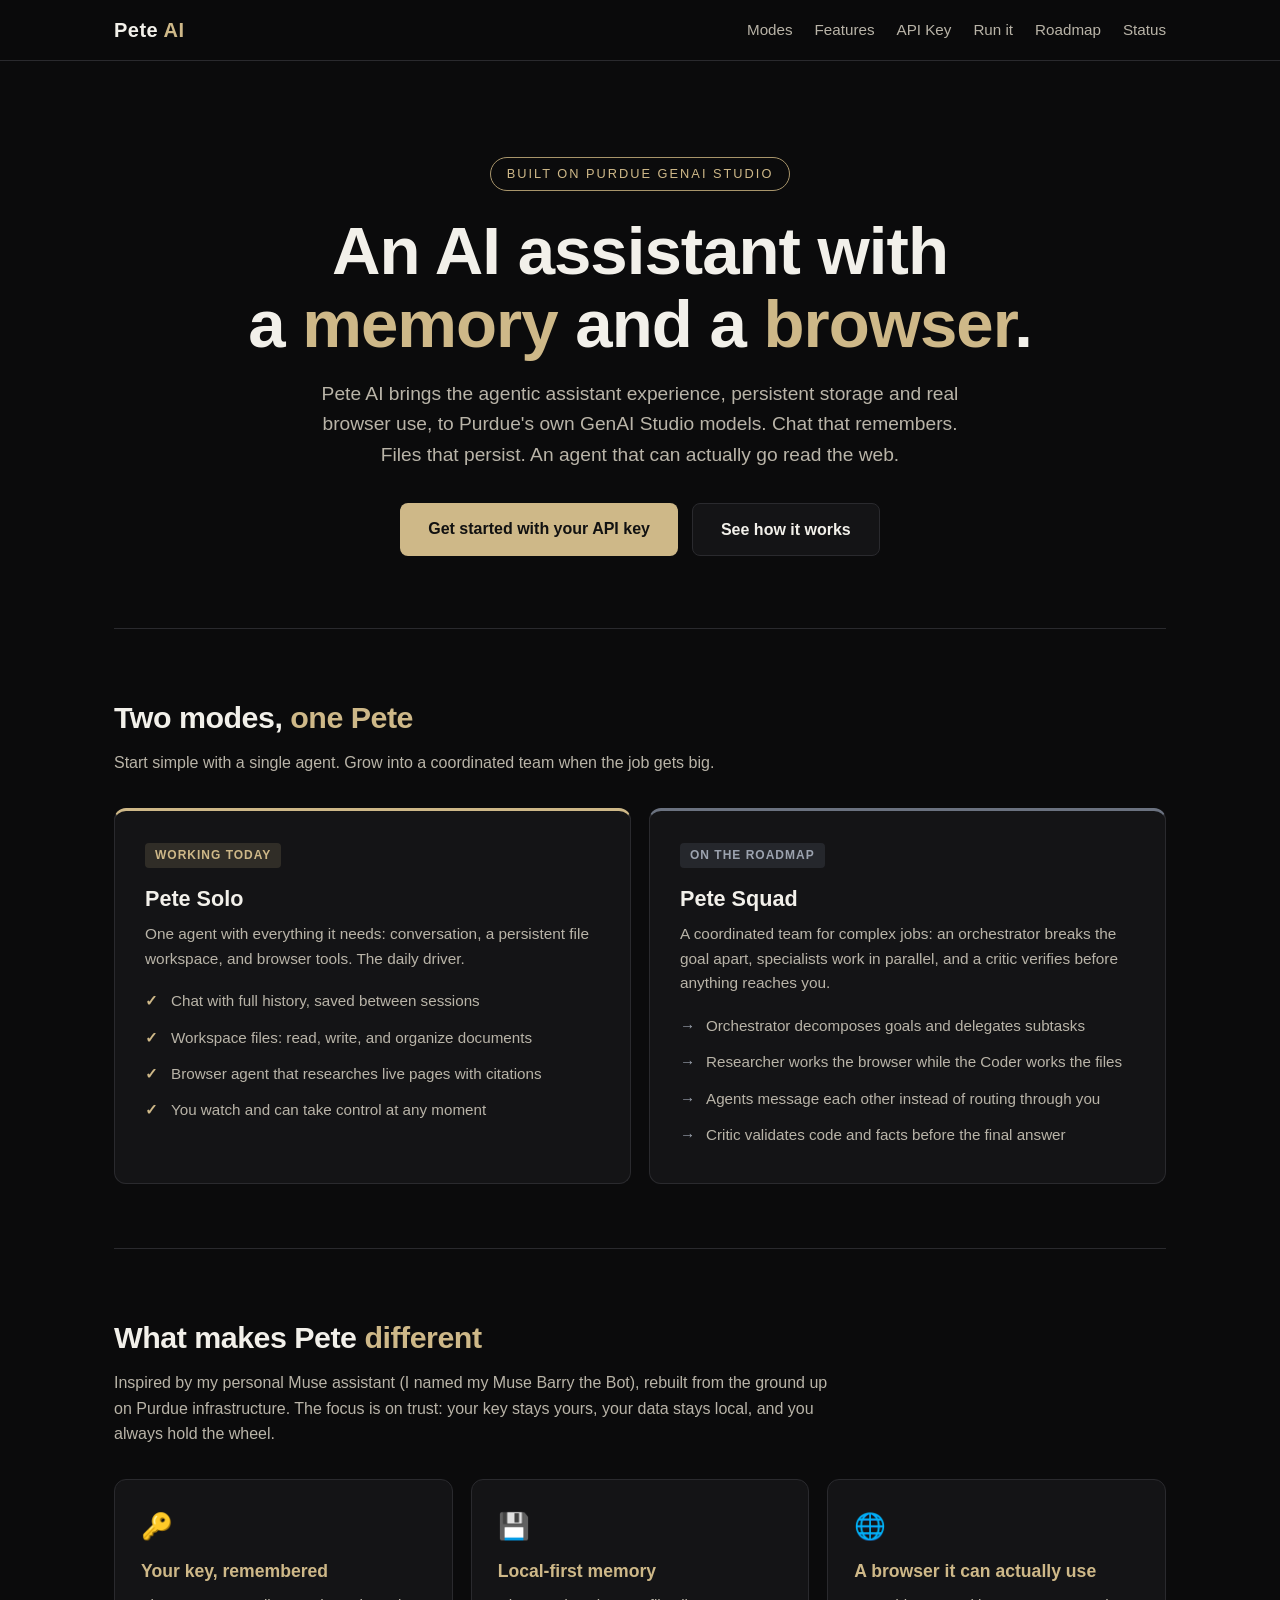
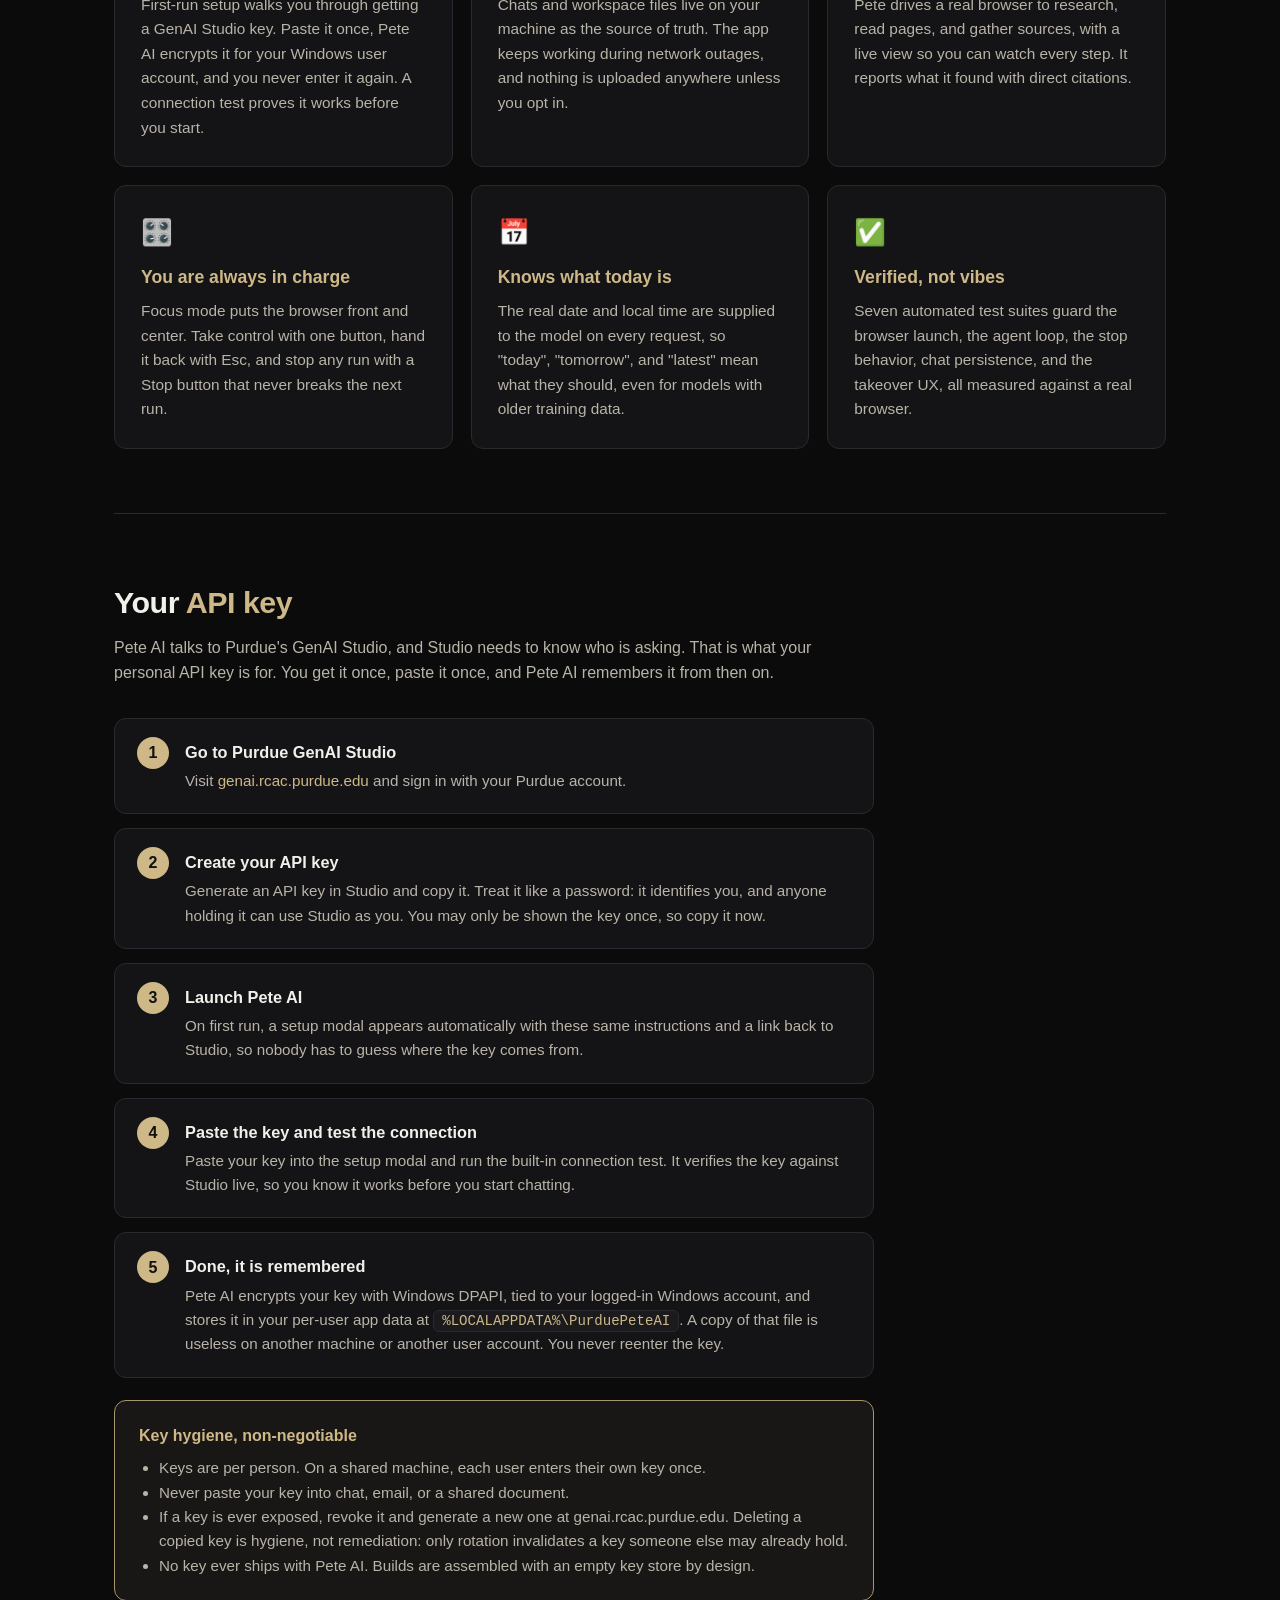
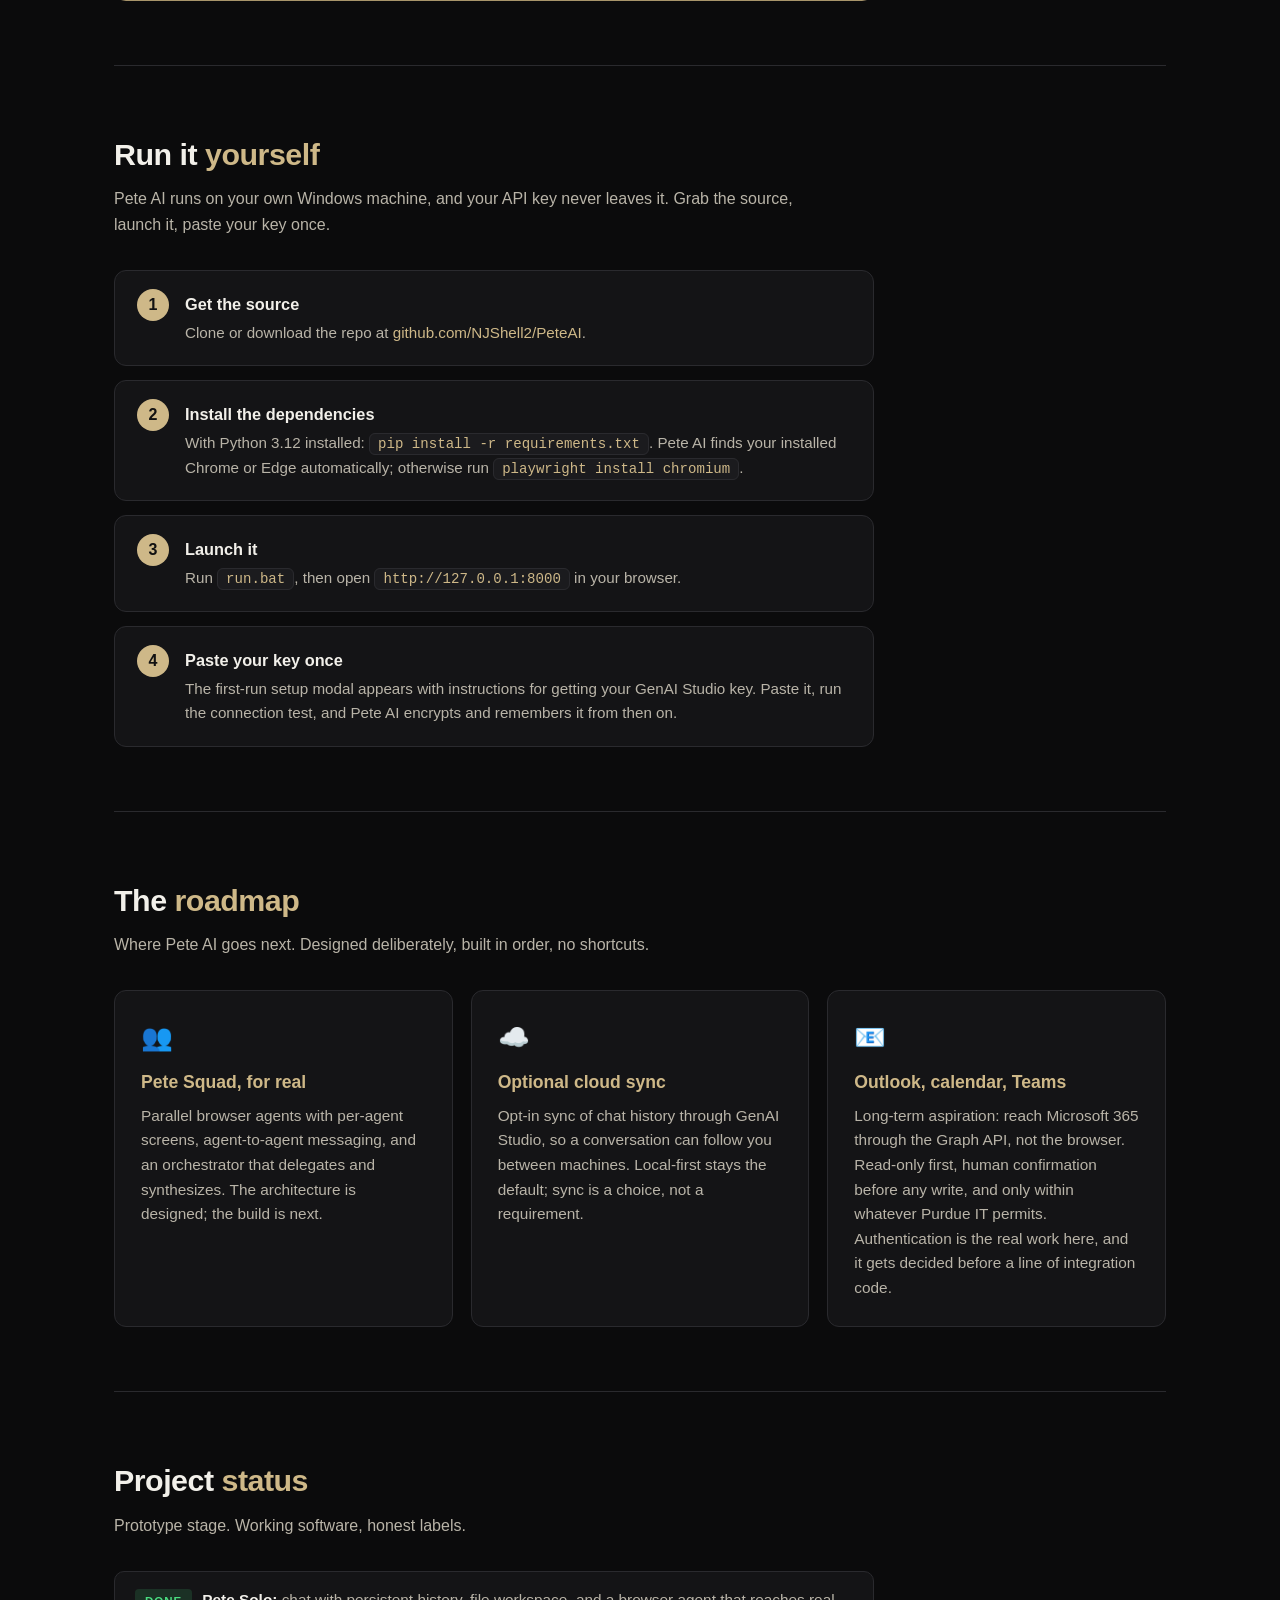
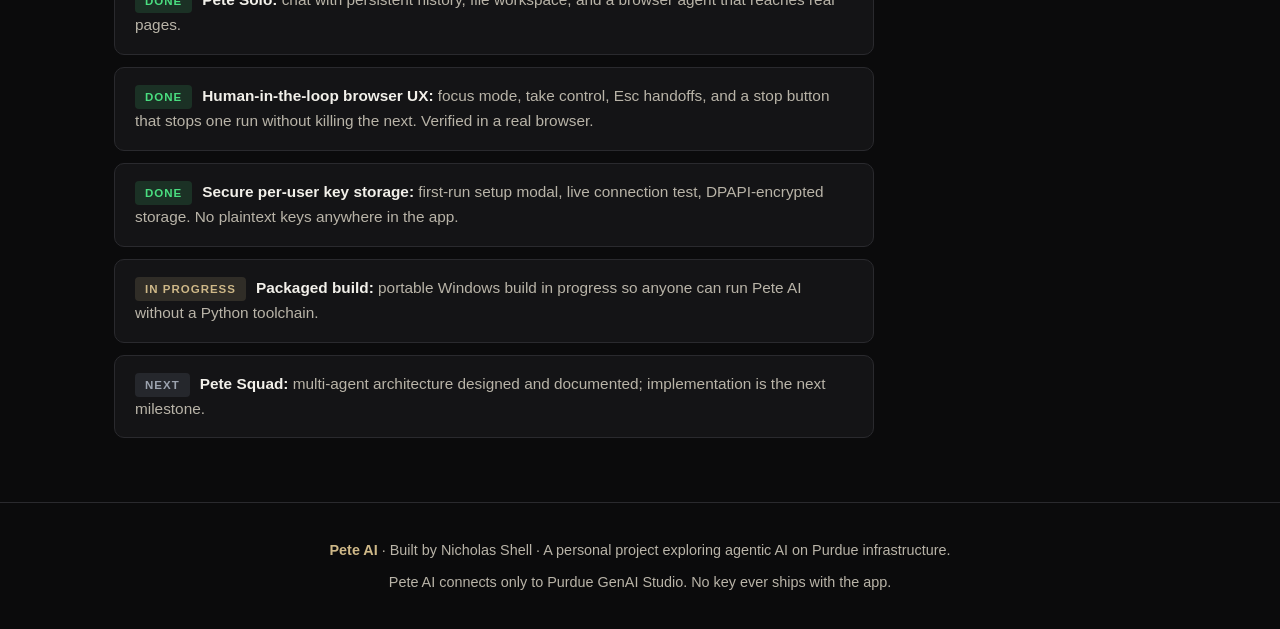
<file: docs/index.html>
<!DOCTYPE html>
<html lang="en">
<head>
<meta charset="UTF-8">
<meta name="viewport" content="width=device-width, initial-scale=1.0">
<title>Pete AI - A Purdue-Powered AI Assistant</title>
<meta name="description" content="Pete AI is an AI assistant with a memory and a browser, built on Purdue's GenAI Studio models.">
<style>
  :root {
    --gold: #CEB888;
    --gold-dim: #a8956b;
    --black: #0b0b0c;
    --panel: #141416;
    --panel-2: #1b1b1e;
    --text: #f2f0ea;
    --muted: #b9b4a8;
    --line: #2a2a2e;
  }
  * { box-sizing: border-box; margin: 0; padding: 0; }
  html { scroll-behavior: smooth; }
  body {
    font-family: -apple-system, BlinkMacSystemFont, "Segoe UI", Roboto, Helvetica, Arial, sans-serif;
    background: var(--black);
    color: var(--text);
    line-height: 1.6;
  }
  a { color: var(--gold); text-decoration: none; }
  a:hover { text-decoration: underline; }

  /* Nav */
  nav {
    position: sticky; top: 0; z-index: 50;
    background: rgba(11,11,12,.94);
    border-bottom: 1px solid var(--line);
    backdrop-filter: blur(6px);
  }
  .nav-inner {
    max-width: 1100px; margin: 0 auto; padding: 14px 24px;
    display: flex; align-items: center; justify-content: space-between;
  }
  .brand { font-weight: 800; font-size: 1.25rem; letter-spacing: .5px; color: var(--text); }
  .brand span { color: var(--gold); }
  .nav-links { display: flex; gap: 22px; font-size: .95rem; }
  .nav-links a { color: var(--muted); }
  .nav-links a:hover { color: var(--gold); text-decoration: none; }
  @media (max-width: 640px) { .nav-links { display: none; } }

  .wrap { max-width: 1100px; margin: 0 auto; padding: 0 24px; }

  /* Hero */
  .hero { padding: 96px 0 72px; text-align: center; }
  .kicker {
    display: inline-block; font-size: .8rem; letter-spacing: 2px; text-transform: uppercase;
    color: var(--gold); border: 1px solid var(--gold-dim); border-radius: 999px;
    padding: 6px 16px; margin-bottom: 24px;
  }
  .hero h1 { font-size: clamp(2.6rem, 6vw, 4.2rem); line-height: 1.08; letter-spacing: -1px; margin-bottom: 18px; }
  .hero h1 .gold { color: var(--gold); }
  .hero p.lede { font-size: 1.2rem; color: var(--muted); max-width: 680px; margin: 0 auto 32px; }
  .cta-row { display: flex; gap: 14px; justify-content: center; flex-wrap: wrap; }
  .btn {
    display: inline-block; padding: 13px 28px; border-radius: 8px; font-weight: 700; font-size: 1rem;
  }
  .btn-gold { background: var(--gold); color: #111; }
  .btn-gold:hover { background: #dcc79a; text-decoration: none; }
  .btn-ghost { border: 1px solid var(--line); color: var(--text); background: var(--panel); }
  .btn-ghost:hover { border-color: var(--gold-dim); text-decoration: none; }

  /* Sections */
  section { padding: 64px 0; border-top: 1px solid var(--line); }
  section h2 { font-size: 1.9rem; margin-bottom: 8px; letter-spacing: -.5px; }
  section h2 .gold { color: var(--gold); }
  .section-sub { color: var(--muted); max-width: 720px; margin-bottom: 32px; }

  .cards { display: grid; grid-template-columns: repeat(auto-fit, minmax(280px, 1fr)); gap: 18px; }
  .card {
    background: var(--panel); border: 1px solid var(--line); border-radius: 12px; padding: 26px;
  }
  .card:hover { border-color: var(--gold-dim); }
  .card .icon { font-size: 1.6rem; margin-bottom: 10px; }
  .card h3 { font-size: 1.1rem; margin-bottom: 8px; color: var(--gold); }
  .card p { color: var(--muted); font-size: .96rem; }

  .two-col { display: grid; grid-template-columns: repeat(auto-fit, minmax(300px, 1fr)); gap: 18px; }
  .mode-card {
    background: var(--panel); border: 1px solid var(--line); border-radius: 12px; padding: 30px;
  }
  .mode-card.solo { border-top: 3px solid var(--gold); }
  .mode-card.squad { border-top: 3px solid #6b7280; }
  .mode-card h3 { font-size: 1.35rem; margin-bottom: 6px; }
  .mode-card .tag {
    display: inline-block; font-size: .75rem; font-weight: 700; letter-spacing: 1px; text-transform: uppercase;
    border-radius: 4px; padding: 3px 10px; margin-bottom: 14px;
  }
  .mode-card.solo .tag { background: rgba(206,184,136,.15); color: var(--gold); }
  .mode-card.squad .tag { background: rgba(107,114,128,.2); color: #9ca3af; }
  .mode-card ul { list-style: none; margin-top: 12px; }
  .mode-card li { color: var(--muted); font-size: .95rem; padding: 6px 0 6px 26px; position: relative; }
  .mode-card li::before { content: "✓"; position: absolute; left: 0; color: var(--gold); font-weight: 700; }
  .mode-card.squad li::before { content: "→"; color: #9ca3af; }

  /* Steps */
  .steps { counter-reset: step; display: grid; gap: 14px; max-width: 760px; }
  .step {
    counter-increment: step; background: var(--panel); border: 1px solid var(--line);
    border-radius: 12px; padding: 20px 22px 20px 70px; position: relative;
  }
  .step::before {
    content: counter(step); position: absolute; left: 22px; top: 18px;
    width: 32px; height: 32px; border-radius: 50%; background: var(--gold); color: #111;
    font-weight: 800; display: flex; align-items: center; justify-content: center;
  }
  .step h4 { margin-bottom: 4px; font-size: 1.02rem; }
  .step p { color: var(--muted); font-size: .95rem; }
  .step code {
    background: var(--panel-2); border: 1px solid var(--line); border-radius: 6px;
    padding: 2px 8px; font-size: .88rem; color: var(--gold);
  }

  .note {
    background: rgba(206,184,136,.07); border: 1px solid var(--gold-dim); border-radius: 12px;
    padding: 22px 24px; max-width: 760px; margin-top: 22px;
  }
  .note h4 { color: var(--gold); margin-bottom: 8px; }
  .note p, .note li { color: var(--muted); font-size: .95rem; }
  .note ul { margin: 8px 0 0 20px; }

  .status-list { list-style: none; max-width: 760px; display: grid; gap: 12px; }
  .status-list li {
    background: var(--panel); border: 1px solid var(--line); border-radius: 10px;
    padding: 16px 20px; color: var(--muted); font-size: .96rem;
  }
  .status-list li strong { color: var(--text); }
  .pill {
    display: inline-block; font-size: .72rem; font-weight: 800; letter-spacing: 1px;
    text-transform: uppercase; border-radius: 4px; padding: 3px 10px; margin-right: 10px;
  }
  .pill.done { background: rgba(74,222,128,.14); color: #4ade80; }
  .pill.wip { background: rgba(206,184,136,.15); color: var(--gold); }
  .pill.next { background: rgba(107,114,128,.2); color: #9ca3af; }

  footer {
    border-top: 1px solid var(--line); padding: 36px 0; text-align: center; color: var(--muted);
    font-size: .9rem;
  }
  footer .gold { color: var(--gold); font-weight: 700; }
</style>
</head>
<body>

<nav>
  <div class="nav-inner">
    <div class="brand">Pete <span>AI</span></div>
    <div class="nav-links">
      <a href="#modes">Modes</a>
      <a href="#features">Features</a>
      <a href="#api-key">API Key</a>
      <a href="#run">Run it</a>
      <a href="#roadmap">Roadmap</a>
      <a href="#status">Status</a>
    </div>
  </div>
</nav>

<div class="wrap">

  <header class="hero">
    <div class="kicker">Built on Purdue GenAI Studio</div>
    <h1>An AI assistant with<br>a <span class="gold">memory</span> and a <span class="gold">browser</span>.</h1>
    <p class="lede">Pete AI brings the agentic assistant experience, persistent storage and real browser use, to Purdue's own GenAI Studio models. Chat that remembers. Files that persist. An agent that can actually go read the web.</p>
    <div class="cta-row">
      <a class="btn btn-gold" href="#api-key">Get started with your API key</a>
      <a class="btn btn-ghost" href="#features">See how it works</a>
    </div>
  </header>

  <section id="modes">
    <h2>Two modes, <span class="gold">one Pete</span></h2>
    <p class="section-sub">Start simple with a single agent. Grow into a coordinated team when the job gets big.</p>
    <div class="two-col">
      <div class="mode-card solo">
        <div class="tag">Working today</div>
        <h3>Pete Solo</h3>
        <p style="color:var(--muted); font-size:.96rem;">One agent with everything it needs: conversation, a persistent file workspace, and browser tools. The daily driver.</p>
        <ul>
          <li>Chat with full history, saved between sessions</li>
          <li>Workspace files: read, write, and organize documents</li>
          <li>Browser agent that researches live pages with citations</li>
          <li>You watch and can take control at any moment</li>
        </ul>
      </div>
      <div class="mode-card squad">
        <div class="tag">On the roadmap</div>
        <h3>Pete Squad</h3>
        <p style="color:var(--muted); font-size:.96rem;">A coordinated team for complex jobs: an orchestrator breaks the goal apart, specialists work in parallel, and a critic verifies before anything reaches you.</p>
        <ul>
          <li>Orchestrator decomposes goals and delegates subtasks</li>
          <li>Researcher works the browser while the Coder works the files</li>
          <li>Agents message each other instead of routing through you</li>
          <li>Critic validates code and facts before the final answer</li>
        </ul>
      </div>
    </div>
  </section>

  <section id="features">
    <h2>What makes Pete <span class="gold">different</span></h2>
    <p class="section-sub">Inspired by my personal Muse assistant (I named my Muse Barry the Bot), rebuilt from the ground up on Purdue infrastructure. The focus is on trust: your key stays yours, your data stays local, and you always hold the wheel.</p>
    <div class="cards">
      <div class="card">
        <div class="icon">🔑</div>
        <h3>Your key, remembered</h3>
        <p>First-run setup walks you through getting a GenAI Studio key. Paste it once, Pete AI encrypts it for your Windows user account, and you never enter it again. A connection test proves it works before you start.</p>
      </div>
      <div class="card">
        <div class="icon">💾</div>
        <h3>Local-first memory</h3>
        <p>Chats and workspace files live on your machine as the source of truth. The app keeps working during network outages, and nothing is uploaded anywhere unless you opt in.</p>
      </div>
      <div class="card">
        <div class="icon">🌐</div>
        <h3>A browser it can actually use</h3>
        <p>Pete drives a real browser to research, read pages, and gather sources, with a live view so you can watch every step. It reports what it found with direct citations.</p>
      </div>
      <div class="card">
        <div class="icon">🎛️</div>
        <h3>You are always in charge</h3>
        <p>Focus mode puts the browser front and center. Take control with one button, hand it back with Esc, and stop any run with a Stop button that never breaks the next run.</p>
      </div>
      <div class="card">
        <div class="icon">📅</div>
        <h3>Knows what today is</h3>
        <p>The real date and local time are supplied to the model on every request, so "today", "tomorrow", and "latest" mean what they should, even for models with older training data.</p>
      </div>
      <div class="card">
        <div class="icon">✅</div>
        <h3>Verified, not vibes</h3>
        <p>Seven automated test suites guard the browser launch, the agent loop, the stop behavior, chat persistence, and the takeover UX, all measured against a real browser.</p>
      </div>
    </div>
  </section>

  <section id="api-key">
    <h2>Your <span class="gold">API key</span></h2>
    <p class="section-sub">Pete AI talks to Purdue's GenAI Studio, and Studio needs to know who is asking. That is what your personal API key is for. You get it once, paste it once, and Pete AI remembers it from then on.</p>
    <div class="steps">
      <div class="step">
        <h4>Go to Purdue GenAI Studio</h4>
        <p>Visit <a href="https://genai.rcac.purdue.edu/">genai.rcac.purdue.edu</a> and sign in with your Purdue account.</p>
      </div>
      <div class="step">
        <h4>Create your API key</h4>
        <p>Generate an API key in Studio and copy it. Treat it like a password: it identifies you, and anyone holding it can use Studio as you. You may only be shown the key once, so copy it now.</p>
      </div>
      <div class="step">
        <h4>Launch Pete AI</h4>
        <p>On first run, a setup modal appears automatically with these same instructions and a link back to Studio, so nobody has to guess where the key comes from.</p>
      </div>
      <div class="step">
        <h4>Paste the key and test the connection</h4>
        <p>Paste your key into the setup modal and run the built-in connection test. It verifies the key against Studio live, so you know it works before you start chatting.</p>
      </div>
      <div class="step">
        <h4>Done, it is remembered</h4>
        <p>Pete AI encrypts your key with Windows DPAPI, tied to your logged-in Windows account, and stores it in your per-user app data at <code>%LOCALAPPDATA%\PurduePeteAI</code>. A copy of that file is useless on another machine or another user account. You never reenter the key.</p>
      </div>
    </div>
    <div class="note">
      <h4>Key hygiene, non-negotiable</h4>
      <ul>
        <li>Keys are per person. On a shared machine, each user enters their own key once.</li>
        <li>Never paste your key into chat, email, or a shared document.</li>
        <li>If a key is ever exposed, revoke it and generate a new one at genai.rcac.purdue.edu. Deleting a copied key is hygiene, not remediation: only rotation invalidates a key someone else may already hold.</li>
        <li>No key ever ships with Pete AI. Builds are assembled with an empty key store by design.</li>
      </ul>
    </div>
  </section>

  <section id="run">
    <h2>Run it <span class="gold">yourself</span></h2>
    <p class="section-sub">Pete AI runs on your own Windows machine, and your API key never leaves it. Grab the source, launch it, paste your key once.</p>
    <div class="steps">
      <div class="step">
        <h4>Get the source</h4>
        <p>Clone or download the repo at <a href="https://github.com/NJShell2/PeteAI">github.com/NJShell2/PeteAI</a>.</p>
      </div>
      <div class="step">
        <h4>Install the dependencies</h4>
        <p>With Python 3.12 installed: <code>pip install -r requirements.txt</code>. Pete AI finds your installed Chrome or Edge automatically; otherwise run <code>playwright install chromium</code>.</p>
      </div>
      <div class="step">
        <h4>Launch it</h4>
        <p>Run <code>run.bat</code>, then open <code>http://127.0.0.1:8000</code> in your browser.</p>
      </div>
      <div class="step">
        <h4>Paste your key once</h4>
        <p>The first-run setup modal appears with instructions for getting your GenAI Studio key. Paste it, run the connection test, and Pete AI encrypts and remembers it from then on.</p>
      </div>
    </div>
  </section>

  <section id="roadmap">
    <h2>The <span class="gold">roadmap</span></h2>
    <p class="section-sub">Where Pete AI goes next. Designed deliberately, built in order, no shortcuts.</p>
    <div class="cards">
      <div class="card">
        <div class="icon">👥</div>
        <h3>Pete Squad, for real</h3>
        <p>Parallel browser agents with per-agent screens, agent-to-agent messaging, and an orchestrator that delegates and synthesizes. The architecture is designed; the build is next.</p>
      </div>
      <div class="card">
        <div class="icon">☁️</div>
        <h3>Optional cloud sync</h3>
        <p>Opt-in sync of chat history through GenAI Studio, so a conversation can follow you between machines. Local-first stays the default; sync is a choice, not a requirement.</p>
      </div>
      <div class="card">
        <div class="icon">📧</div>
        <h3>Outlook, calendar, Teams</h3>
        <p>Long-term aspiration: reach Microsoft 365 through the Graph API, not the browser. Read-only first, human confirmation before any write, and only within whatever Purdue IT permits. Authentication is the real work here, and it gets decided before a line of integration code.</p>
      </div>
    </div>
  </section>

  <section id="status">
    <h2>Project <span class="gold">status</span></h2>
    <p class="section-sub">Prototype stage. Working software, honest labels.</p>
    <ul class="status-list">
      <li><span class="pill done">Done</span><strong>Pete Solo:</strong> chat with persistent history, file workspace, and a browser agent that reaches real pages.</li>
      <li><span class="pill done">Done</span><strong>Human-in-the-loop browser UX:</strong> focus mode, take control, Esc handoffs, and a stop button that stops one run without killing the next. Verified in a real browser.</li>
      <li><span class="pill done">Done</span><strong>Secure per-user key storage:</strong> first-run setup modal, live connection test, DPAPI-encrypted storage. No plaintext keys anywhere in the app.</li>
      <li><span class="pill wip">In progress</span><strong>Packaged build:</strong> portable Windows build in progress so anyone can run Pete AI without a Python toolchain.</li>
      <li><span class="pill next">Next</span><strong>Pete Squad:</strong> multi-agent architecture designed and documented; implementation is the next milestone.</li>
    </ul>
  </section>

</div>

<footer>
  <div class="wrap">
    <p><span class="gold">Pete AI</span> · Built by Nicholas Shell · A personal project exploring agentic AI on Purdue infrastructure.</p>
    <p style="margin-top:8px;">Pete AI connects only to Purdue GenAI Studio. No key ever ships with the app.</p>
  </div>
</footer>

</body>
</html>
</file>
